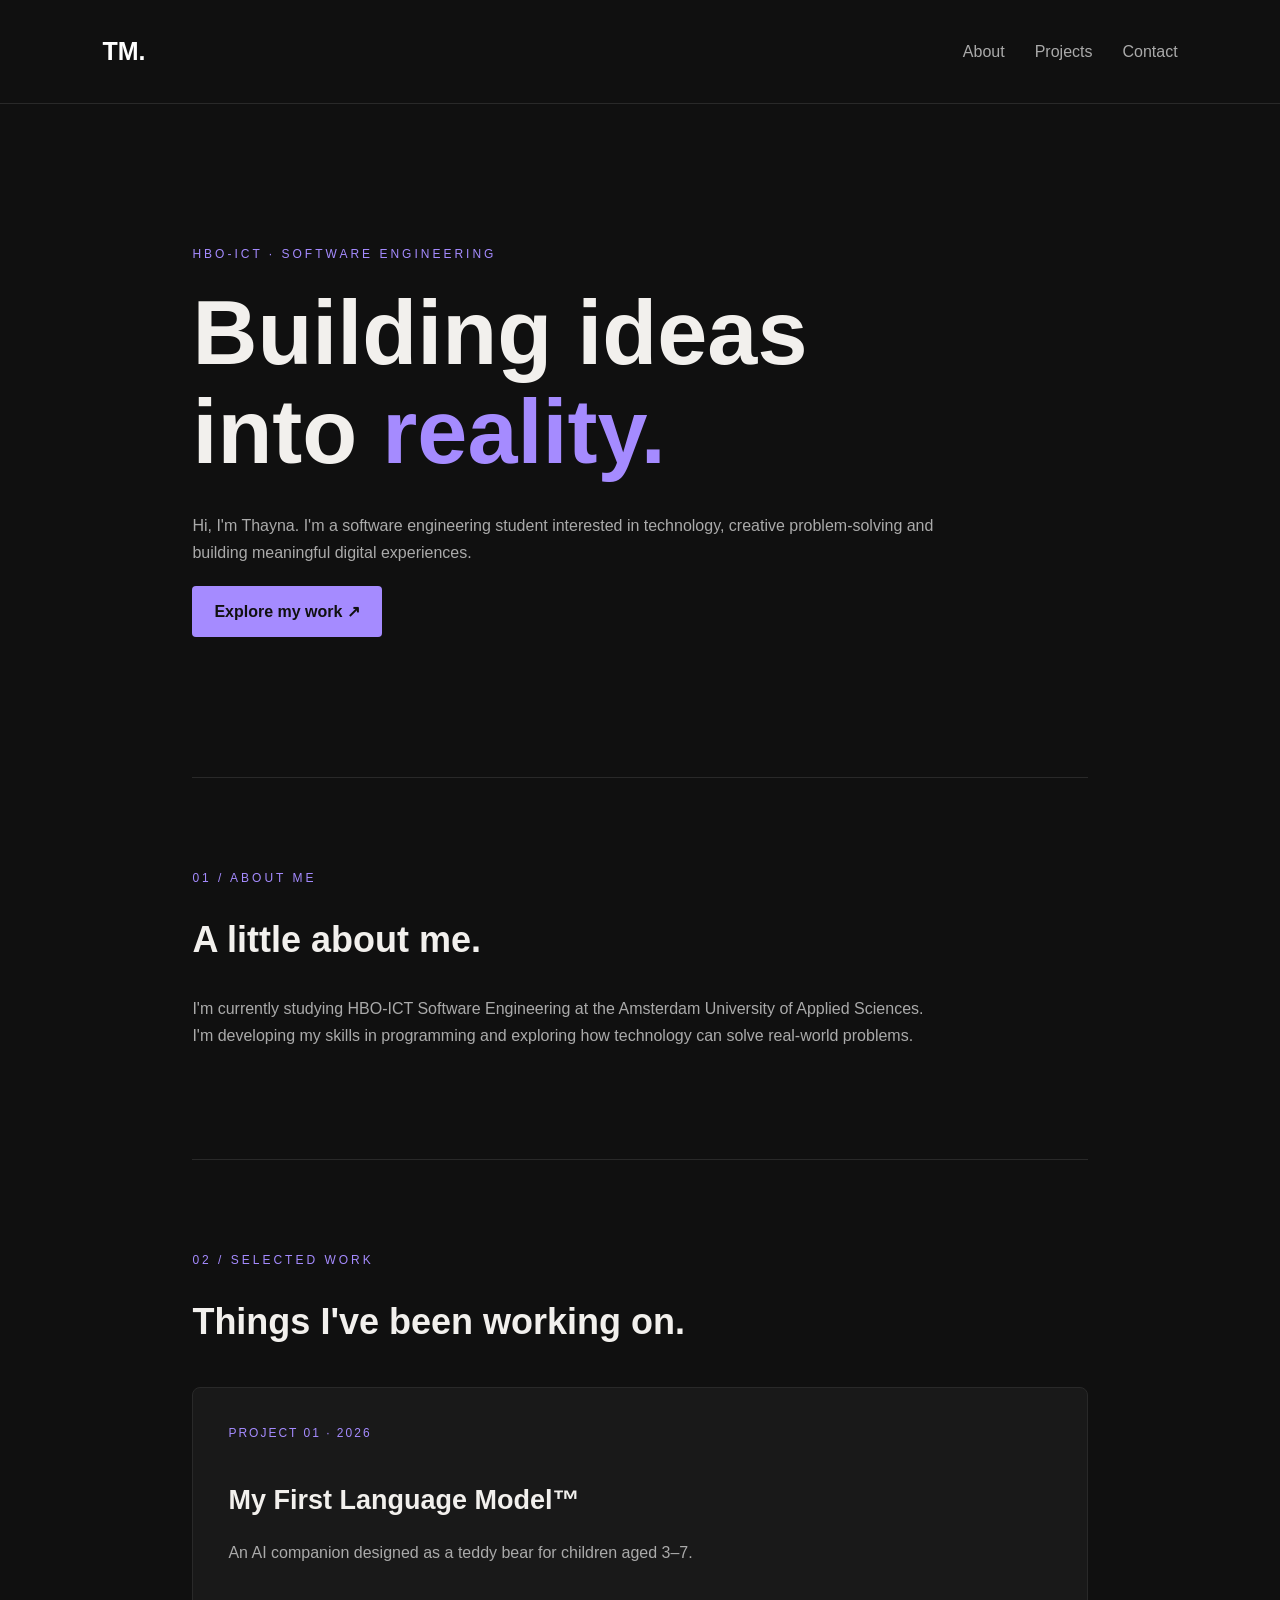
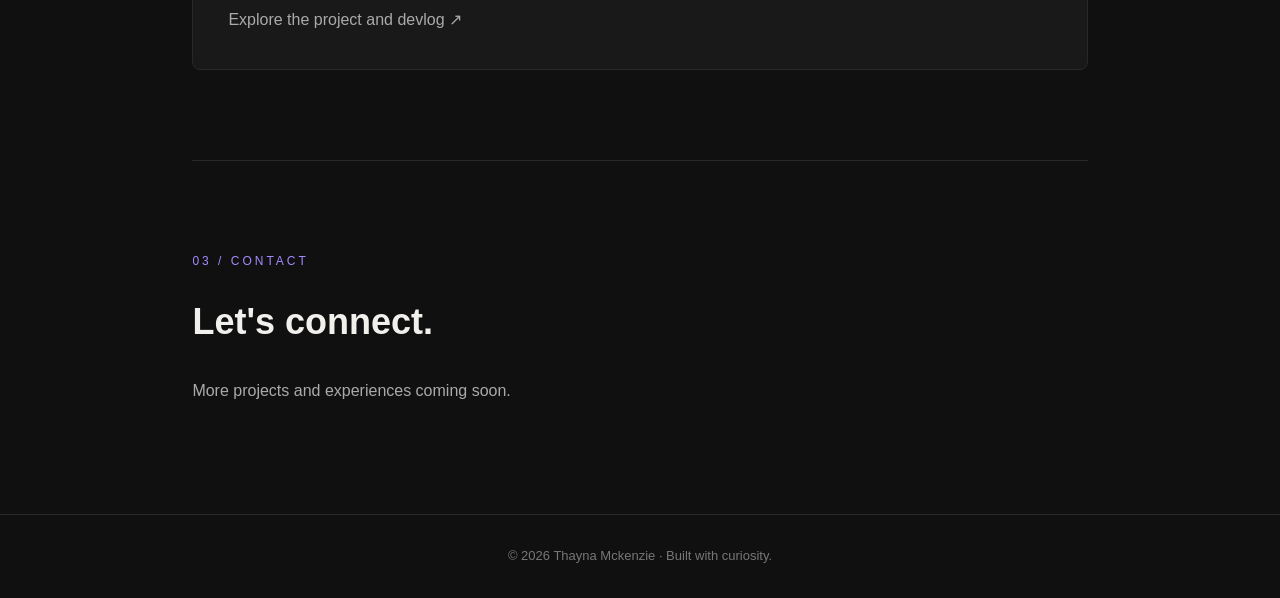
<file: index.html>
<!DOCTYPE html>
<html lang="en">
<head>
    <meta charset="UTF-8">
    <meta name="viewport" content="width=device-width, initial-scale=1.0">
    <title>Thayna Mckenzie | Developer Portfolio</title>
    <link rel="stylesheet" href="style.css">
</head>
<body>

    <header>
        <a href="#" class="logo">TM.</a>
        <nav>
            <a href="#about">About</a>
            <a href="#projects">Projects</a>
            <a href="#contact">Contact</a>
        </nav>
    </header>

    <main>
        <section class="hero">
            <p class="eyebrow">HBO-ICT · SOFTWARE ENGINEERING</p>
            <h1>Building ideas<br>into <span>reality.</span></h1>
            <p class="intro">
                Hi, I'm Thayna. I'm a software engineering student
                interested in technology, creative problem-solving
                and building meaningful digital experiences.
            </p>
            <a href="#projects" class="button">Explore my work ↗</a>
        </section>

        <section id="about">
            <p class="eyebrow">01 / ABOUT ME</p>
            <h2>A little about me.</h2>
            <p>
                I'm currently studying HBO-ICT Software Engineering
                at the Amsterdam University of Applied Sciences.
                I'm developing my skills in programming and exploring
                how technology can solve real-world problems.
            </p>
        </section>

        <section id="projects">
            <p class="eyebrow">02 / SELECTED WORK</p>
            <h2>Things I've been working on.</h2>

            <article class="project">
                <p class="project-number">PROJECT 01 · 2026</p>
                <h3>My First Language Model™</h3>
                <p>
                    An AI companion designed as a teddy bear
                    for children aged 3–7.
                </p>
                <a href="devlog.html">Explore the project and devlog ↗</a>
            </article>
        </section>

        <section id="contact">
            <p class="eyebrow">03 / CONTACT</p>
            <h2>Let's connect.</h2>
            <p>More projects and experiences coming soon.</p>
        </section>
    </main>

    <footer>
        <p>© 2026 Thayna Mckenzie · Built with curiosity.</p>
    </footer>

</body>
</html>
</file>
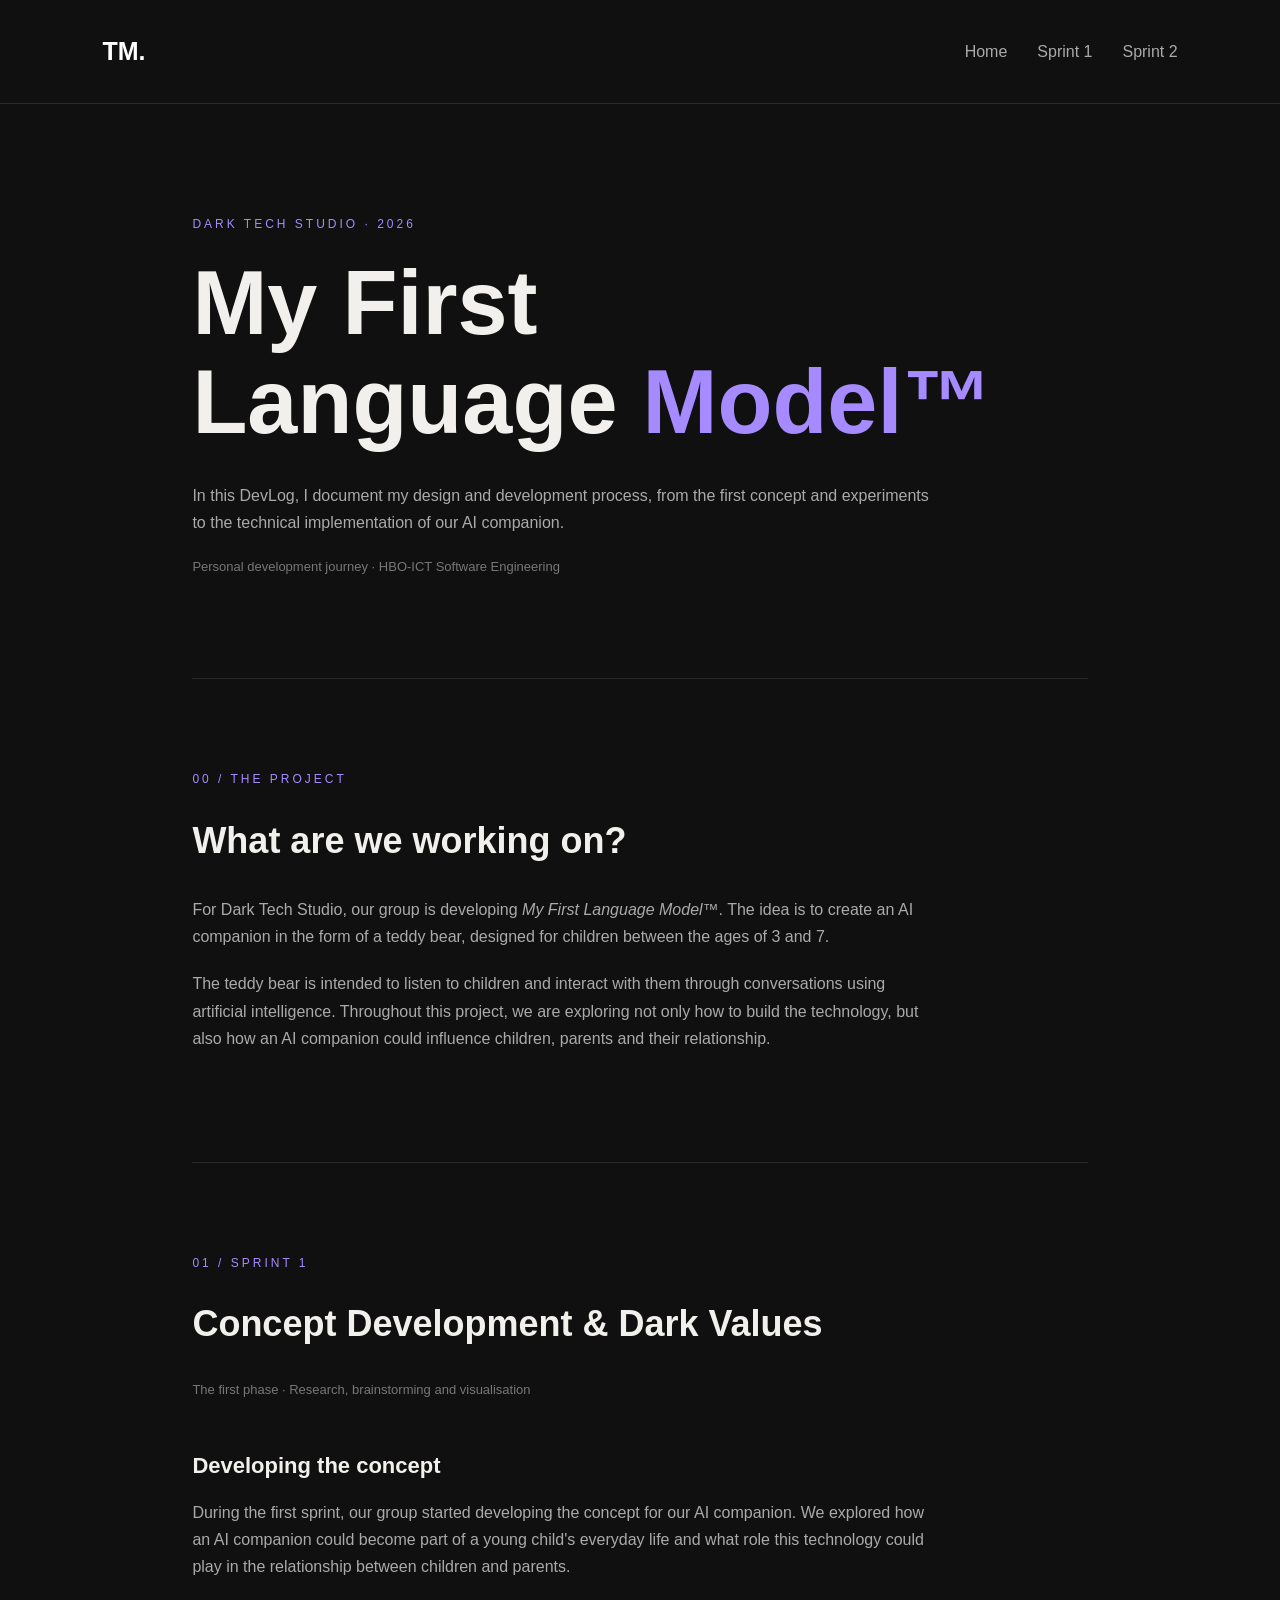
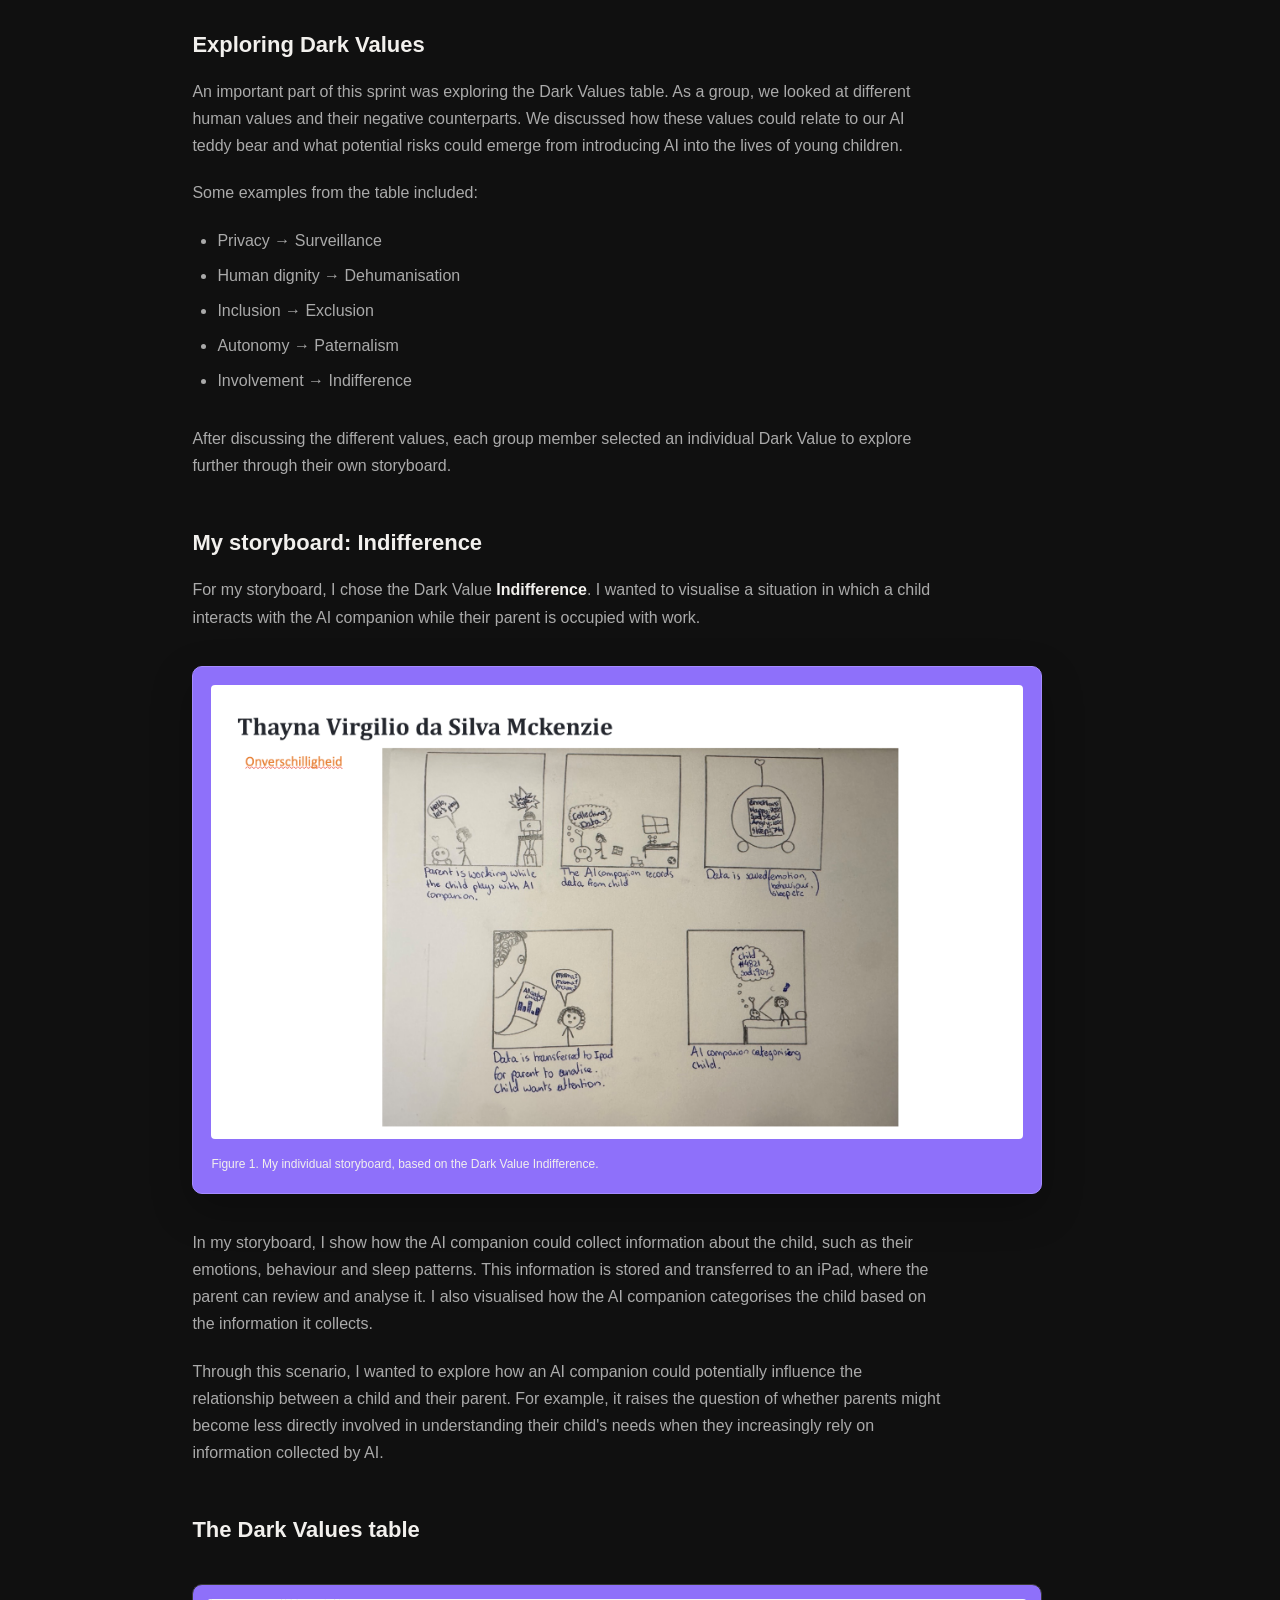
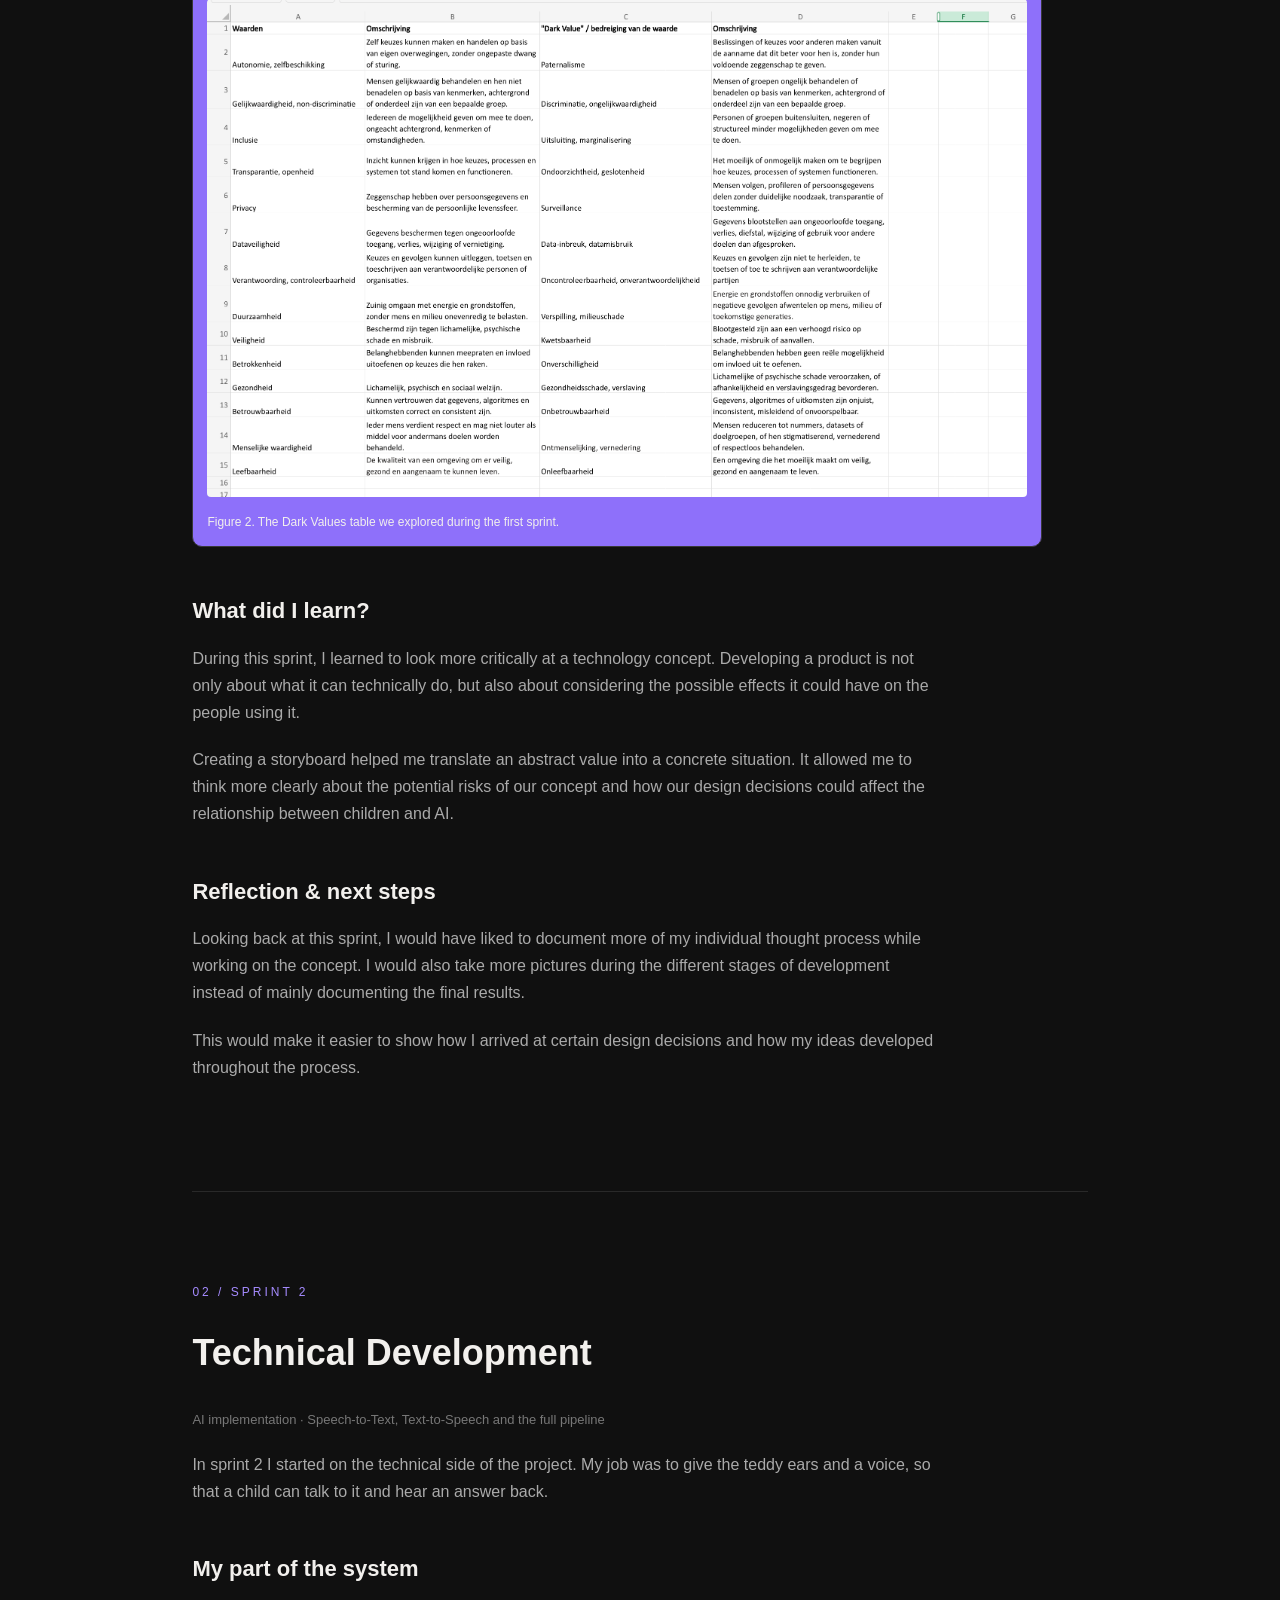
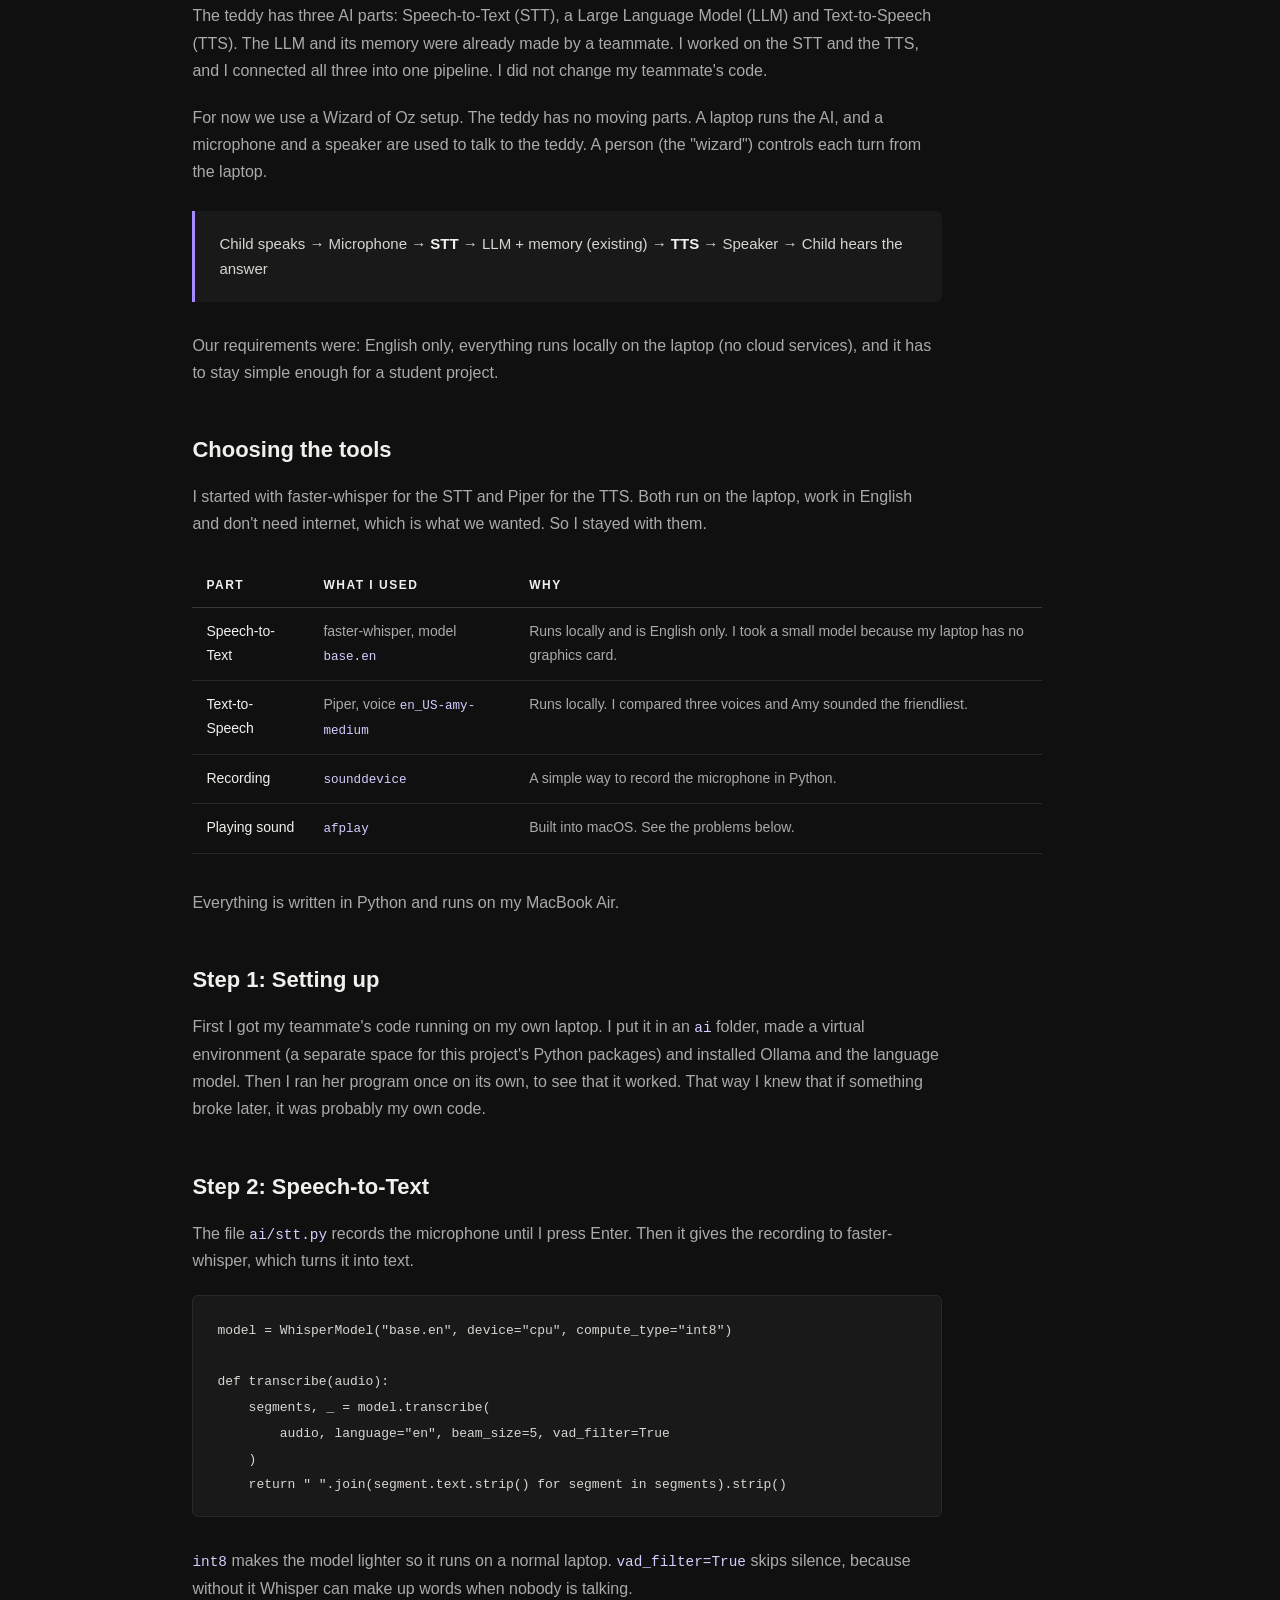
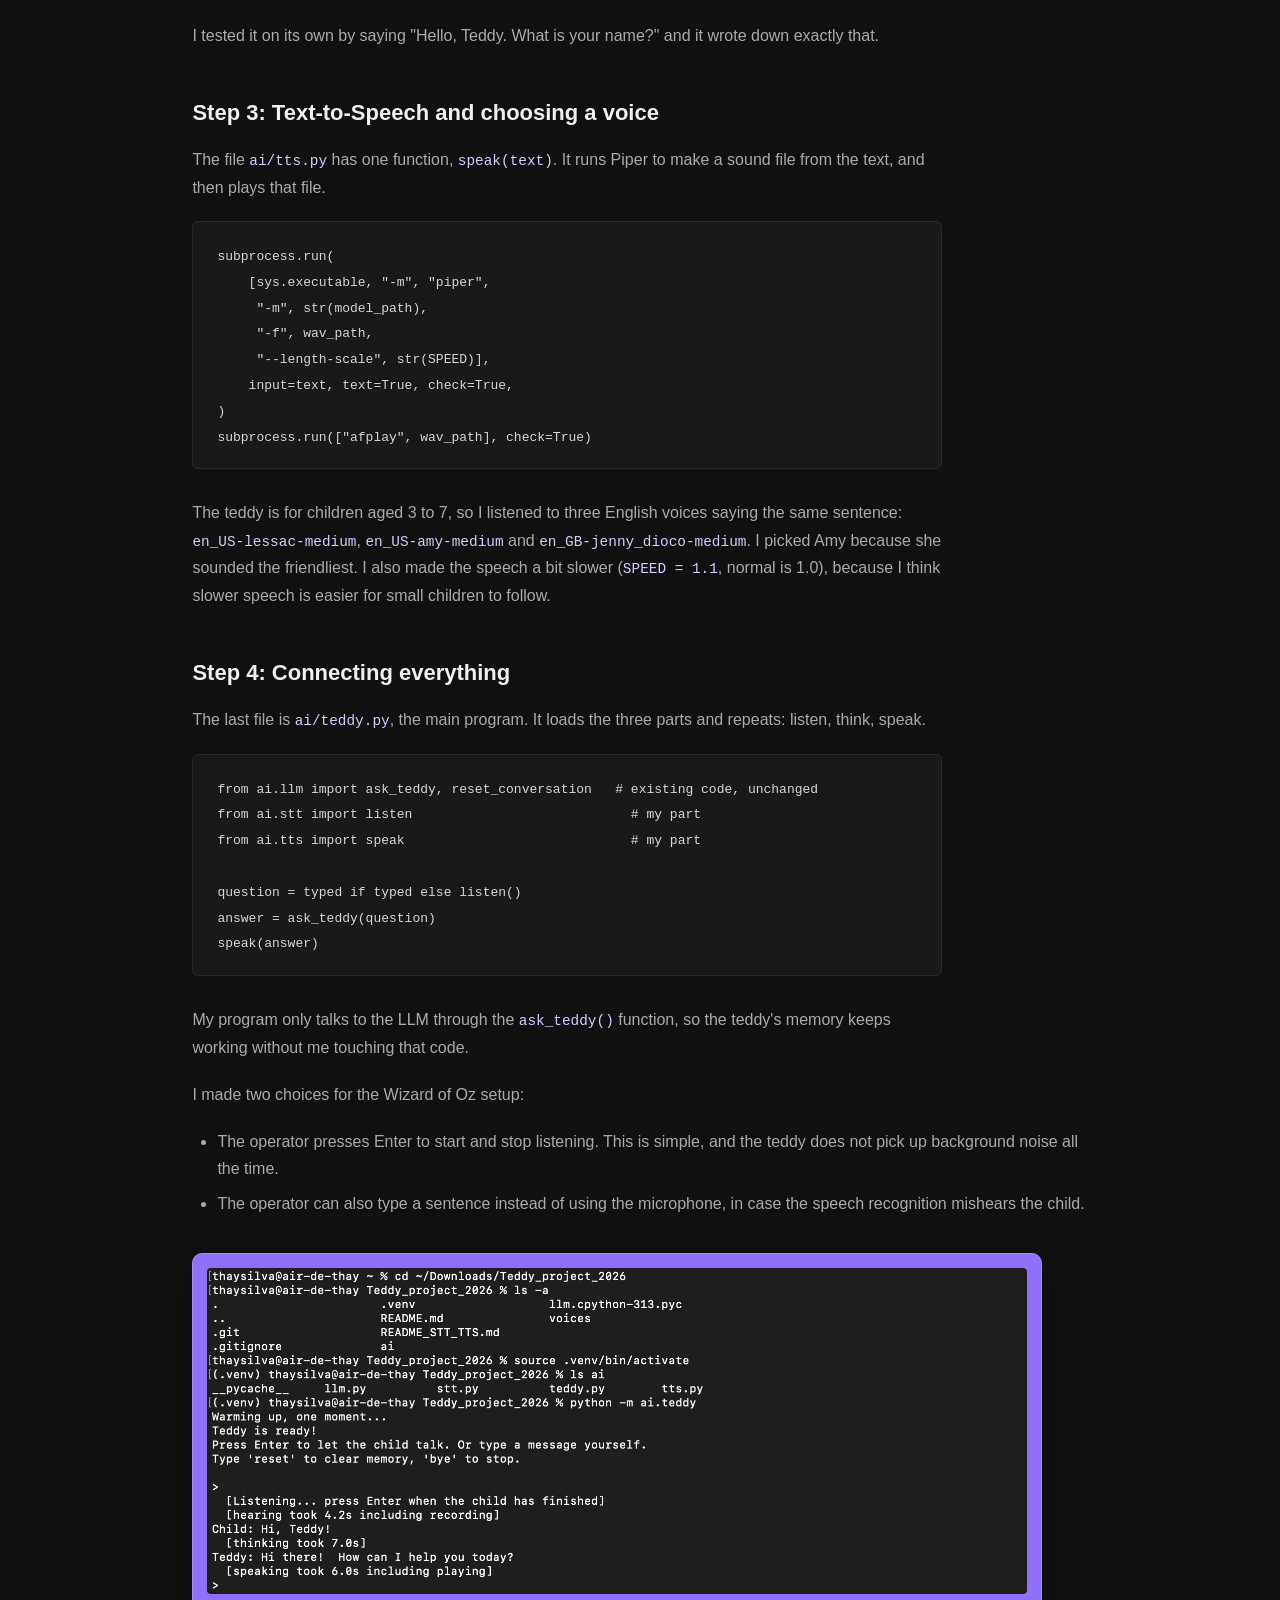
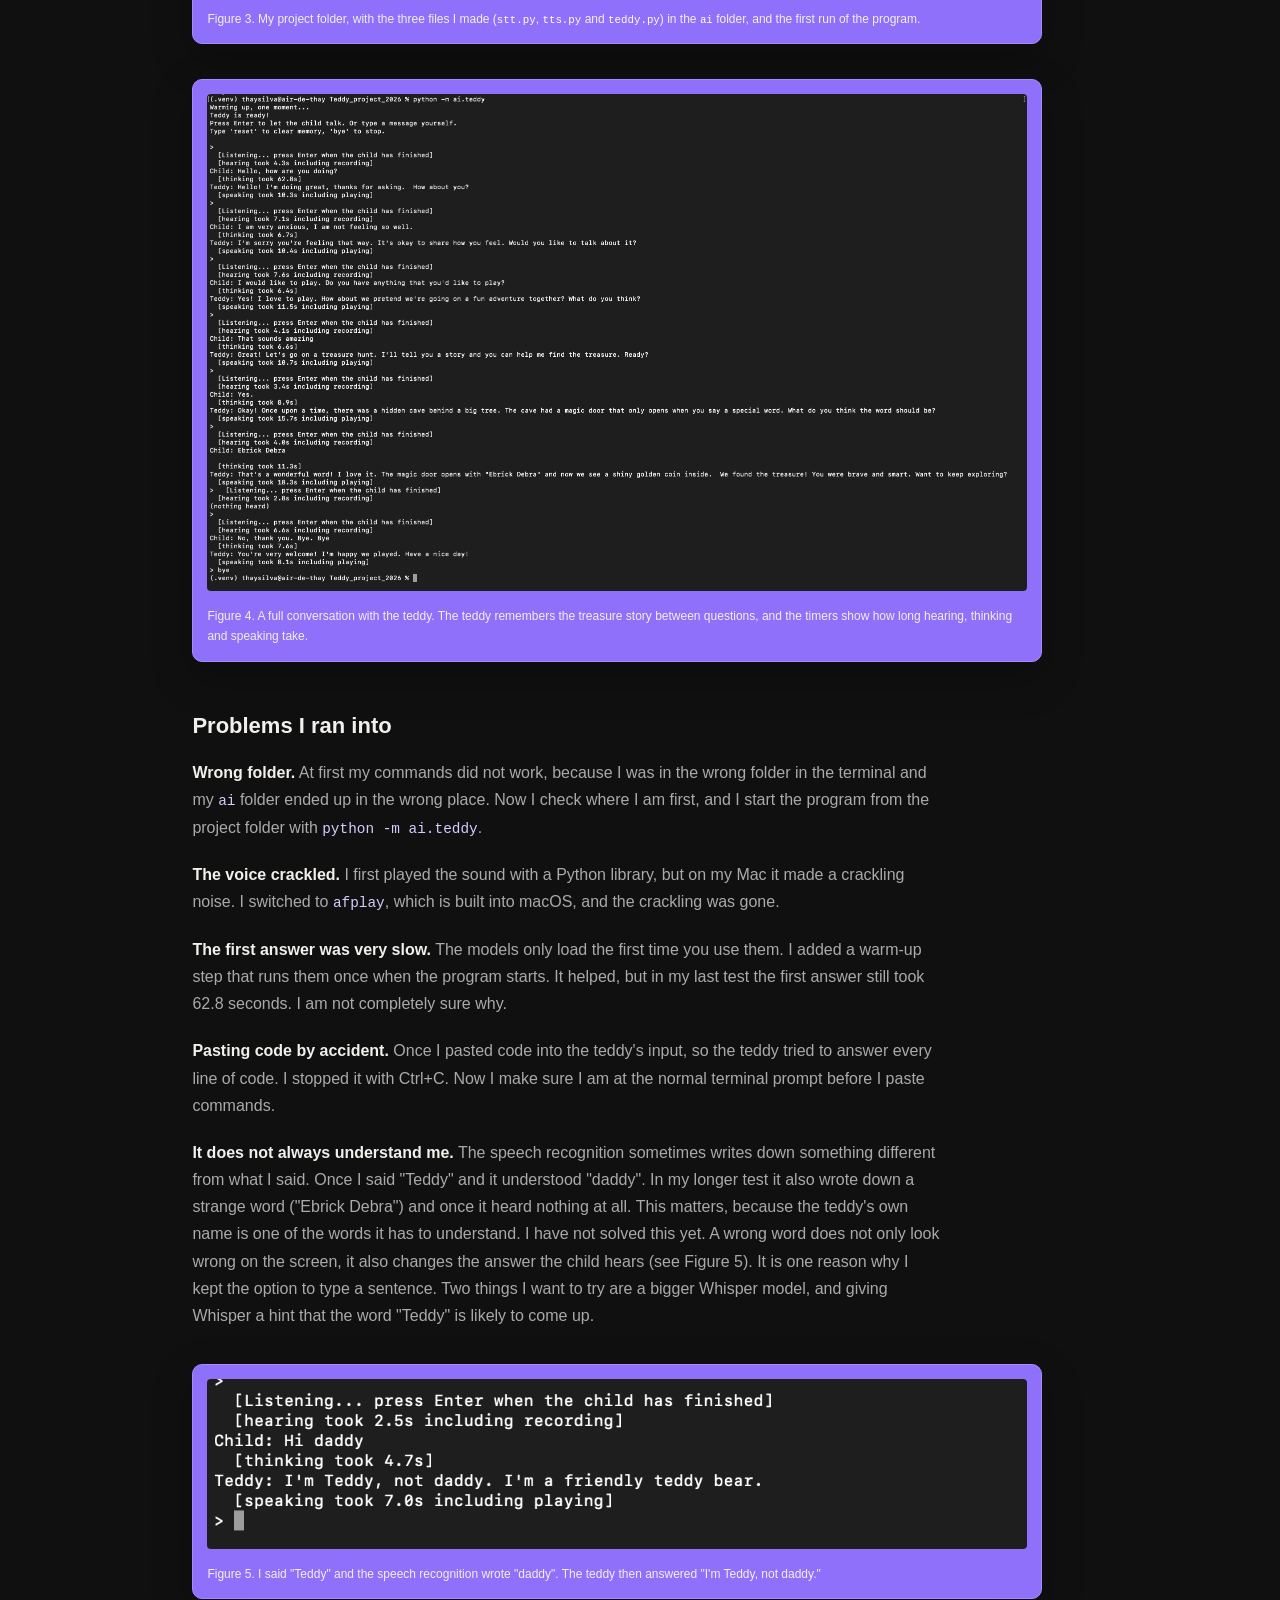
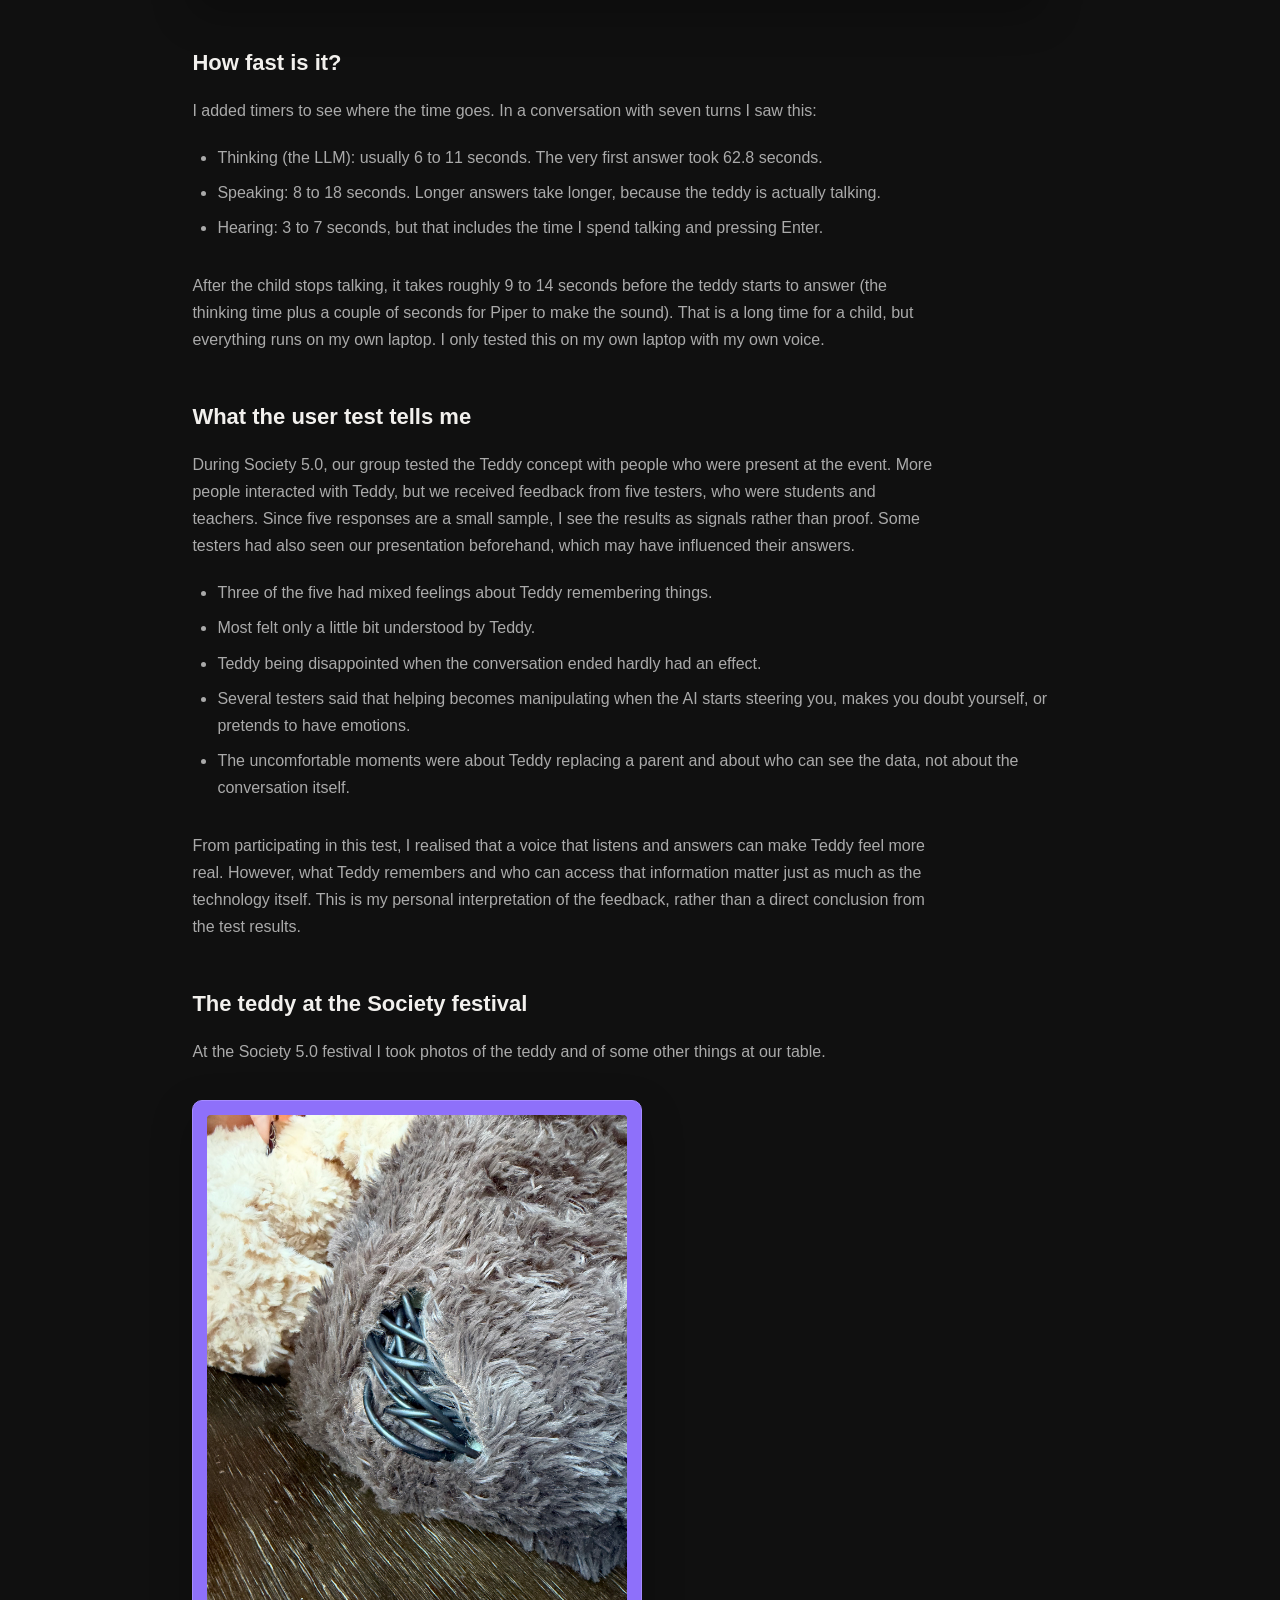
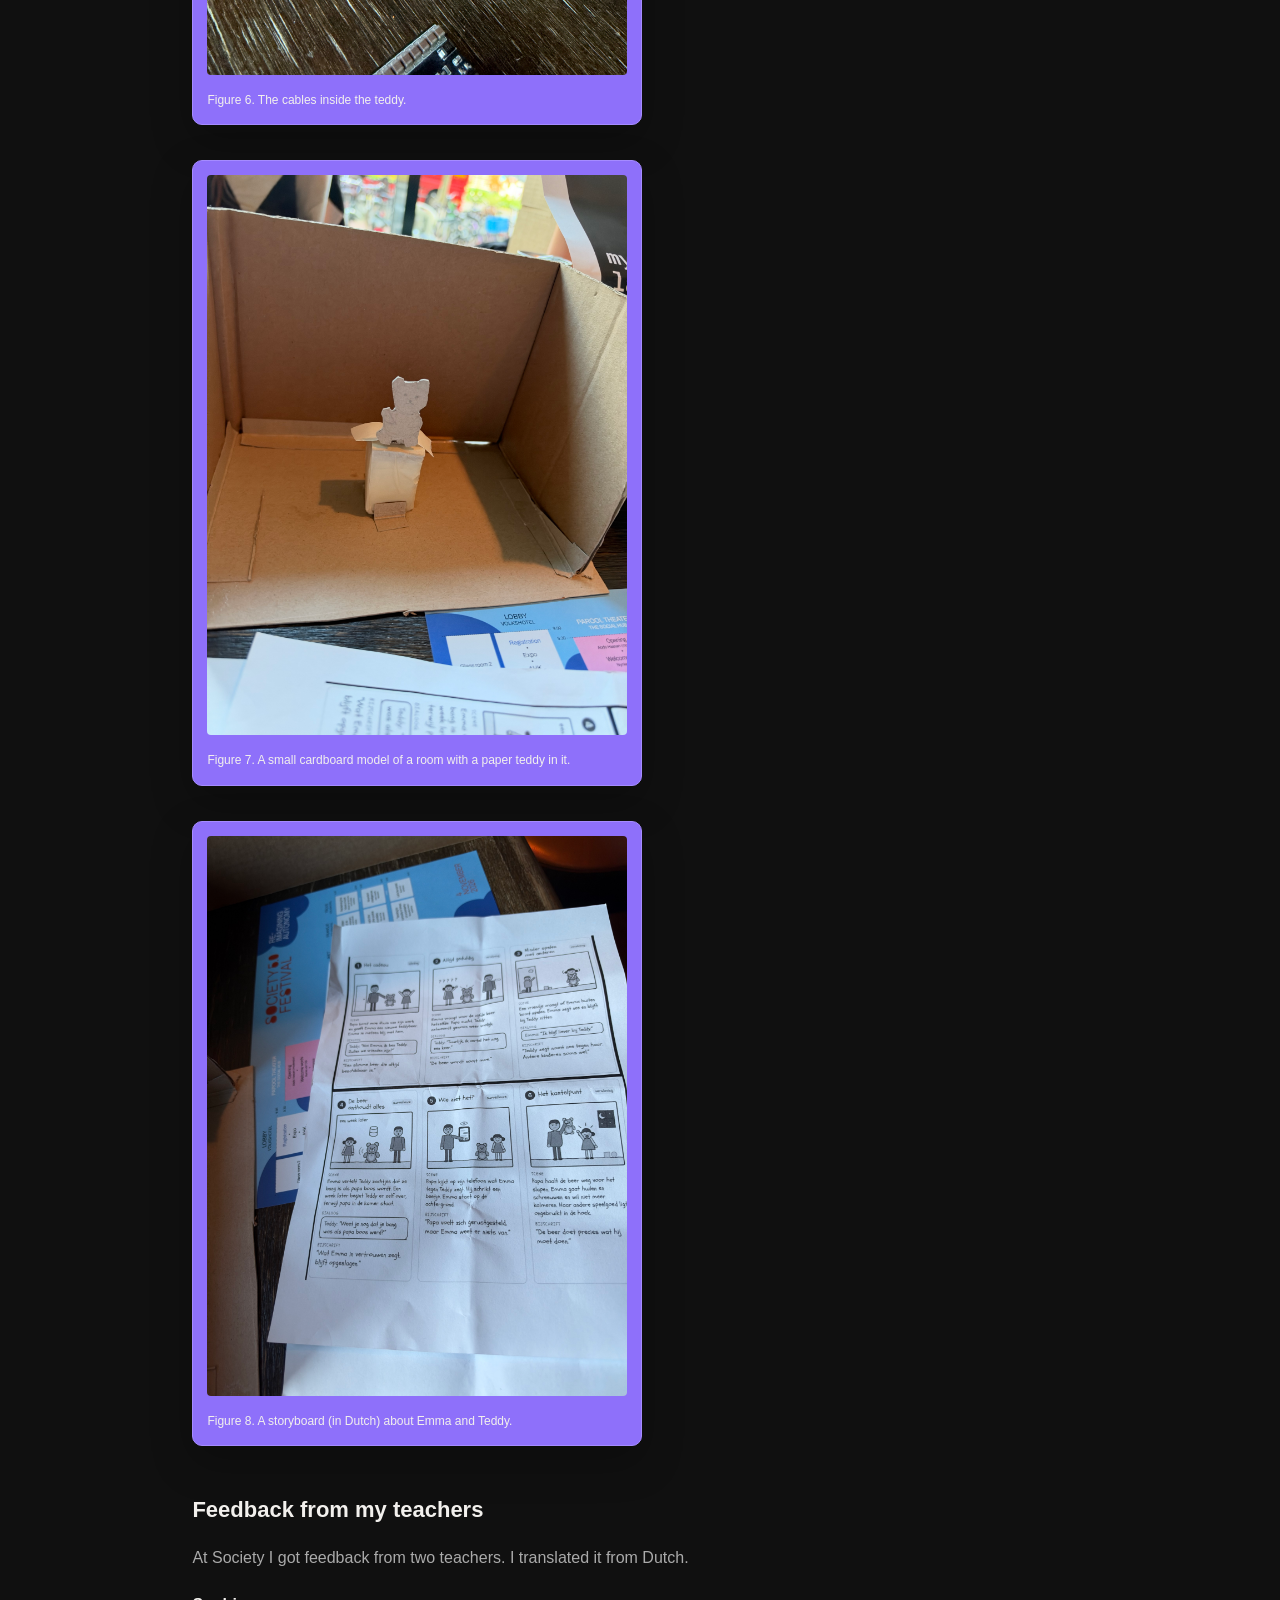
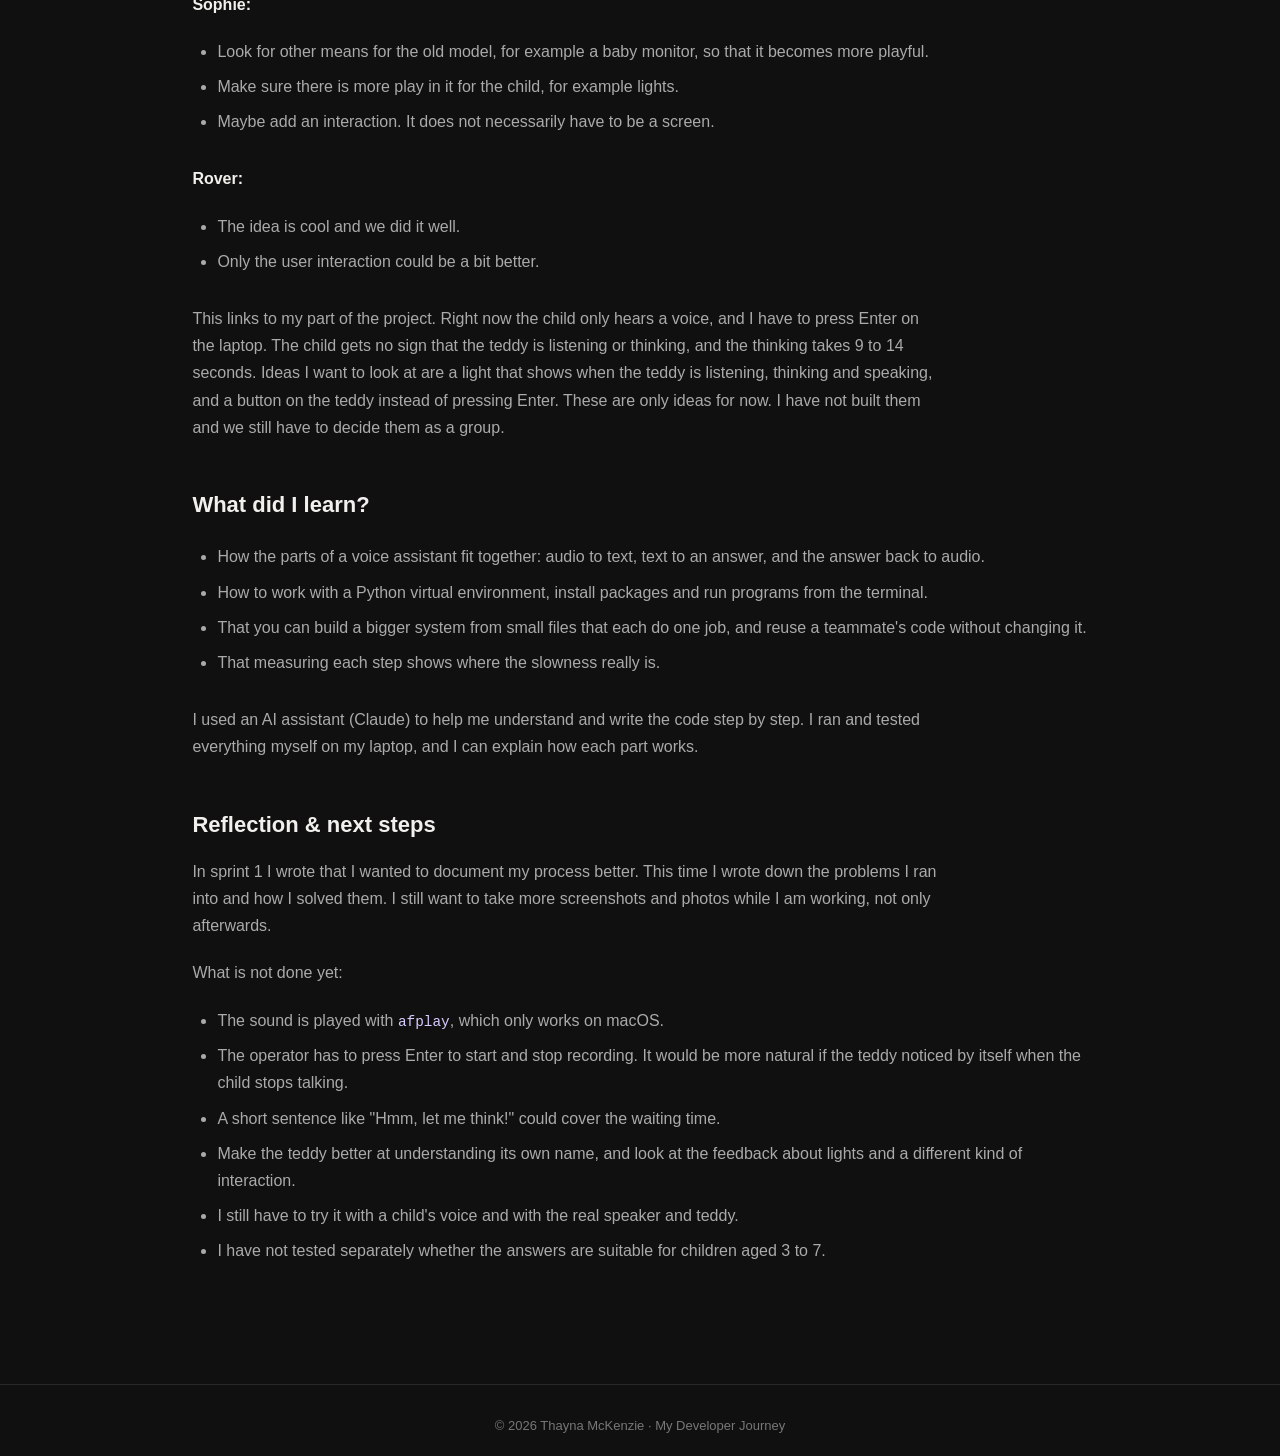
<file: devlog.html>
<!DOCTYPE html>
<html lang="en">

<head>
    <meta charset="UTF-8">
    <meta name="viewport" content="width=device-width, initial-scale=1.0">

    <title>DevLog | Thayna McKenzie</title>

    <link rel="stylesheet" href="style.css">
</head>

<body>

    <header>
        <a href="index.html" class="logo">TM.</a>

        <nav>
            <a href="index.html">Home</a>
            <a href="#sprint1">Sprint 1</a>
            <a href="#sprint2">Sprint 2</a>
        </nav>
    </header>

    <main>

        <!-- DEVLOG INTRODUCTION -->

        <section class="devlog-hero">

            <p class="eyebrow">DARK TECH STUDIO · 2026</p>

            <h1>
                My First<br>
                Language <span>Model™</span>
            </h1>

            <p class="intro">
                In this DevLog, I document my design and
                development process, from the first concept
                and experiments to the technical implementation
                of our AI companion.
            </p>

            <p class="devlog-meta">
                Personal development journey · HBO-ICT Software Engineering
            </p>

        </section>

        <!-- PROJECT INTRODUCTION -->

        <section class="devlog-section">

            <p class="eyebrow">00 / THE PROJECT</p>

            <h2>What are we working on?</h2>

            <p>
                For Dark Tech Studio, our group is developing
                <em>My First Language Model™</em>. The idea is
                to create an AI companion in the form of a
                teddy bear, designed for children between
                the ages of 3 and 7.
            </p>

            <p>
                The teddy bear is intended to listen to
                children and interact with them through
                conversations using artificial intelligence.
                Throughout this project, we are exploring
                not only how to build the technology, but
                also how an AI companion could influence
                children, parents and their relationship.
            </p>

        </section>

        <!-- SPRINT 1 -->

        <section class="devlog-section" id="sprint1">

            <p class="eyebrow">01 / SPRINT 1</p>

            <h2>Concept Development & Dark Values</h2>

            <p class="devlog-meta">
                The first phase · Research, brainstorming and visualisation
            </p>

            <h3>Developing the concept</h3>

            <p>
                During the first sprint, our group started
                developing the concept for our AI companion.
                We explored how an AI companion could become
                part of a young child's everyday life and
                what role this technology could play in
                the relationship between children and parents.
            </p>

            <h3>Exploring Dark Values</h3>

            <p>
                An important part of this sprint was
                exploring the Dark Values table. As a group,
                we looked at different human values and
                their negative counterparts.

                We discussed how these values could relate
                to our AI teddy bear and what potential
                risks could emerge from introducing AI
                into the lives of young children.
            </p>

            <p>
                Some examples from the table included:
            </p>

            <ul class="devlog-list">
                <li>Privacy → Surveillance</li>
                <li>Human dignity → Dehumanisation</li>
                <li>Inclusion → Exclusion</li>
                <li>Autonomy → Paternalism</li>
                <li>Involvement → Indifference</li>
            </ul>

            <p>
                After discussing the different values,
                each group member selected an individual
                Dark Value to explore further through
                their own storyboard.
            </p>

            <h3>My storyboard: Indifference</h3>

            <p>
                For my storyboard, I chose the Dark Value
                <strong>Indifference</strong>. I wanted to
                visualise a situation in which a child
                interacts with the AI companion while
                their parent is occupied with work.
            </p>

            <figure class="devlog-image storyboard-image">

                <img src="images/Storyboard-sprint1.png" alt="My hand-drawn storyboard">

                <figcaption>
                    Figure 1. My individual storyboard,
                    based on the Dark Value Indifference.
                </figcaption>

            </figure>

            <p>
                In my storyboard, I show how the AI companion
                could collect information about the child,
                such as their emotions, behaviour and sleep
                patterns. This information is stored and
                transferred to an iPad, where the parent
                can review and analyse it.

                I also visualised how the AI companion
                categorises the child based on the
                information it collects.
            </p>

            <p>
                Through this scenario, I wanted to explore
                how an AI companion could potentially
                influence the relationship between a child
                and their parent.

                For example, it raises the question of
                whether parents might become less directly
                involved in understanding their child's
                needs when they increasingly rely on
                information collected by AI.
            </p>

            <h3>The Dark Values table</h3>

            <figure class="devlog-image table-image">

                <img src="images/Darkvaluestable-sprint1.png" alt="Dark Values table">

                <figcaption>
                    Figure 2. The Dark Values table we
                    explored during the first sprint.
                </figcaption>

            </figure>

            <h3>What did I learn?</h3>

            <p>
                During this sprint, I learned to look
                more critically at a technology concept.
                Developing a product is not only about
                what it can technically do, but also
                about considering the possible effects
                it could have on the people using it.
            </p>

            <p>
                Creating a storyboard helped me translate
                an abstract value into a concrete situation.
                It allowed me to think more clearly about
                the potential risks of our concept and
                how our design decisions could affect
                the relationship between children and AI.
            </p>

            <h3>Reflection & next steps</h3>

            <p>
                Looking back at this sprint, I would have
                liked to document more of my individual
                thought process while working on the concept.
                I would also take more pictures during the
                different stages of development instead
                of mainly documenting the final results.
            </p>

            <p>
                This would make it easier to show how
                I arrived at certain design decisions
                and how my ideas developed throughout
                the process.
            </p>

        </section>

        <!-- SPRINT 2 -->

        <section class="devlog-section" id="sprint2">

            <p class="eyebrow">02 / SPRINT 2</p>

            <h2>Technical Development</h2>

            <p class="devlog-meta">
                AI implementation · Speech-to-Text, Text-to-Speech and the full pipeline
            </p>

            <p>
                In sprint 2 I started on the technical side of
                the project. My job was to give the teddy ears and
                a voice, so that a child can talk to it and hear
                an answer back.
            </p>

            <h3>My part of the system</h3>

            <p>
                The teddy has three AI parts: Speech-to-Text (STT),
                a Large Language Model (LLM) and Text-to-Speech (TTS).
                The LLM and its memory were already made by a teammate.
                I worked on the STT and the TTS, and I connected all
                three into one pipeline. I did not change my
                teammate's code.
            </p>

            <p>
                For now we use a Wizard of Oz setup. The teddy has
                no moving parts. A laptop runs the AI, and a
                microphone and a speaker are used to talk to the
                teddy. A person (the "wizard") controls each turn
                from the laptop.
            </p>

            <div class="devlog-flow">
                Child speaks → Microphone → <strong>STT</strong> →
                LLM + memory (existing) → <strong>TTS</strong> →
                Speaker → Child hears the answer
            </div>

            <p>
                Our requirements were: English only, everything runs
                locally on the laptop (no cloud services), and it has
                to stay simple enough for a student project.
            </p>

            <h3>Choosing the tools</h3>

            <p>
                I started with faster-whisper for the STT and Piper
                for the TTS. Both run on the laptop, work in English
                and don't need internet, which is what we wanted.
                So I stayed with them.
            </p>

            <div class="devlog-table-wrap">
                <table class="devlog-table">
                    <thead>
                        <tr>
                            <th>Part</th>
                            <th>What I used</th>
                            <th>Why</th>
                        </tr>
                    </thead>
                    <tbody>
                        <tr>
                            <td>Speech-to-Text</td>
                            <td>faster-whisper, model <code>base.en</code></td>
                            <td>Runs locally and is English only. I took a small model because my laptop has no graphics card.</td>
                        </tr>
                        <tr>
                            <td>Text-to-Speech</td>
                            <td>Piper, voice <code>en_US-amy-medium</code></td>
                            <td>Runs locally. I compared three voices and Amy sounded the friendliest.</td>
                        </tr>
                        <tr>
                            <td>Recording</td>
                            <td><code>sounddevice</code></td>
                            <td>A simple way to record the microphone in Python.</td>
                        </tr>
                        <tr>
                            <td>Playing sound</td>
                            <td><code>afplay</code></td>
                            <td>Built into macOS. See the problems below.</td>
                        </tr>
                    </tbody>
                </table>
            </div>

            <p>
                Everything is written in Python and runs on my
                MacBook Air.
            </p>

            <h3>Step 1: Setting up</h3>

            <p>
                First I got my teammate's code running on my own
                laptop. I put it in an <code>ai</code> folder, made
                a virtual environment (a separate space for this
                project's Python packages) and installed Ollama and
                the language model. Then I ran her program once on
                its own, to see that it worked. That way I knew that
                if something broke later, it was probably my own code.
            </p>

            <h3>Step 2: Speech-to-Text</h3>

            <p>
                The file <code>ai/stt.py</code> records the
                microphone until I press Enter. Then it gives the
                recording to faster-whisper, which turns it into text.
            </p>

            <div class="devlog-code"><code>model = WhisperModel("base.en", device="cpu", compute_type="int8")

def transcribe(audio):
    segments, _ = model.transcribe(
        audio, language="en", beam_size=5, vad_filter=True
    )
    return " ".join(segment.text.strip() for segment in segments).strip()</code></div>

            <p>
                <code>int8</code> makes the model lighter so it runs
                on a normal laptop. <code>vad_filter=True</code> skips
                silence, because without it Whisper can make up words
                when nobody is talking.
            </p>

            <p>
                I tested it on its own by saying "Hello, Teddy. What
                is your name?" and it wrote down exactly that.
            </p>

            <h3>Step 3: Text-to-Speech and choosing a voice</h3>

            <p>
                The file <code>ai/tts.py</code> has one function,
                <code>speak(text)</code>. It runs Piper to make a
                sound file from the text, and then plays that file.
            </p>

            <div class="devlog-code"><code>subprocess.run(
    [sys.executable, "-m", "piper",
     "-m", str(model_path),
     "-f", wav_path,
     "--length-scale", str(SPEED)],
    input=text, text=True, check=True,
)
subprocess.run(["afplay", wav_path], check=True)</code></div>

            <p>
                The teddy is for children aged 3 to 7, so I listened
                to three English voices saying the same sentence:
                <code>en_US-lessac-medium</code>,
                <code>en_US-amy-medium</code> and
                <code>en_GB-jenny_dioco-medium</code>.
                I picked Amy because she sounded the friendliest.
                I also made the speech a bit slower
                (<code>SPEED = 1.1</code>, normal is 1.0), because
                I think slower speech is easier for small children
                to follow.
            </p>

            <h3>Step 4: Connecting everything</h3>

            <p>
                The last file is <code>ai/teddy.py</code>, the main
                program. It loads the three parts and repeats:
                listen, think, speak.
            </p>

            <div class="devlog-code"><code>from ai.llm import ask_teddy, reset_conversation   # existing code, unchanged
from ai.stt import listen                            # my part
from ai.tts import speak                             # my part

question = typed if typed else listen()
answer = ask_teddy(question)
speak(answer)</code></div>

            <p>
                My program only talks to the LLM through the
                <code>ask_teddy()</code> function, so the teddy's
                memory keeps working without me touching that code.
            </p>

            <p>
                I made two choices for the Wizard of Oz setup:
            </p>

            <ul class="devlog-list">
                <li>The operator presses Enter to start and stop listening. This is simple, and the teddy does not pick up background noise all the time.</li>
                <li>The operator can also type a sentence instead of using the microphone, in case the speech recognition mishears the child.</li>
            </ul>

            <figure class="devlog-image devlog-image-shot">

                <img src="images/Sprint2-first-run.png" alt="Terminal showing the project folder with the ai folder and the first run of the teddy">

                <figcaption>
                    Figure 3. My project folder, with the three files I
                    made (<code>stt.py</code>, <code>tts.py</code> and
                    <code>teddy.py</code>) in the <code>ai</code> folder,
                    and the first run of the program.
                </figcaption>

            </figure>

            <figure class="devlog-image devlog-image-shot">

                <img src="images/Sprint2-full-conversation.png" alt="Terminal showing a conversation between a child and the teddy, with timings">

                <figcaption>
                    Figure 4. A full conversation with the teddy. The teddy
                    remembers the treasure story between questions, and the
                    timers show how long hearing, thinking and speaking take.
                </figcaption>

            </figure>

            <h3>Problems I ran into</h3>

            <p>
                <strong>Wrong folder.</strong> At first my commands
                did not work, because I was in the wrong folder in
                the terminal and my <code>ai</code> folder ended up
                in the wrong place. Now I check where I am first, and
                I start the program from the project folder with
                <code>python -m ai.teddy</code>.
            </p>

            <p>
                <strong>The voice crackled.</strong> I first played
                the sound with a Python library, but on my Mac it
                made a crackling noise. I switched to
                <code>afplay</code>, which is built into macOS, and
                the crackling was gone.
            </p>

            <p>
                <strong>The first answer was very slow.</strong> The
                models only load the first time you use them. I added
                a warm-up step that runs them once when the program
                starts. It helped, but in my last test the first answer
                still took 62.8 seconds. I am not completely sure why.
            </p>

            <p>
                <strong>Pasting code by accident.</strong> Once I
                pasted code into the teddy's input, so the teddy tried
                to answer every line of code. I stopped it with
                Ctrl+C. Now I make sure I am at the normal terminal
                prompt before I paste commands.
            </p>

            <p>
                <strong>It does not always understand me.</strong>
                The speech recognition sometimes writes down something
                different from what I said. Once I said "Teddy" and it
                understood "daddy". In my longer test it also wrote
                down a strange word ("Ebrick Debra") and once it heard
                nothing at all. This matters, because the teddy's own
                name is one of the words it has to understand. I have
                not solved this yet. A wrong word does not only look
                wrong on the screen, it also changes the answer the
                child hears (see Figure 5). It is one reason why I kept the
                option to type a sentence. Two things I want to try are
                a bigger Whisper model, and giving Whisper a hint that
                the word "Teddy" is likely to come up.
            </p>

            <figure class="devlog-image devlog-image-shot">

                <img src="images/Sprint2-teddy-daddy.png" alt="Terminal where the speech recognition wrote 'Hi daddy' and the teddy answered 'I'm Teddy, not daddy'">

                <figcaption>
                    Figure 5. I said "Teddy" and the speech recognition
                    wrote "daddy". The teddy then answered "I'm Teddy,
                    not daddy."
                </figcaption>

            </figure>

            <h3>How fast is it?</h3>

            <p>
                I added timers to see where the time goes. In a
                conversation with seven turns I saw this:
            </p>

            <ul class="devlog-list">
                <li>Thinking (the LLM): usually 6 to 11 seconds. The very first answer took 62.8 seconds.</li>
                <li>Speaking: 8 to 18 seconds. Longer answers take longer, because the teddy is actually talking.</li>
                <li>Hearing: 3 to 7 seconds, but that includes the time I spend talking and pressing Enter.</li>
            </ul>

            <p>
                After the child stops talking, it takes roughly 9 to
                14 seconds before the teddy starts to answer (the
                thinking time plus a couple of seconds for Piper to
                make the sound). That is a long time for a child, but
                everything runs on my own laptop. I only tested this
                on my own laptop with my own voice.
            </p>

            
        <h3>What the user test tells me</h3>

            <p>
                During Society 5.0, our group tested the Teddy concept
                with people who were present at the event. More people
                interacted with Teddy, but we received feedback from
                five testers, who were students and teachers. Since
                five responses are a small sample, I see the results
                as signals rather than proof. Some testers had also
                seen our presentation beforehand, which may have
                influenced their answers.
            </p>

            <ul class="devlog-list">
                <li>Three of the five had mixed feelings about Teddy remembering things.</li>
                <li>Most felt only a little bit understood by Teddy.</li>
                <li>Teddy being disappointed when the conversation ended hardly had an effect.</li>
                <li>Several testers said that helping becomes manipulating when the AI starts steering you, makes you doubt yourself, or pretends to have emotions.</li>
                <li>The uncomfortable moments were about Teddy replacing a parent and about who can see the data, not about the conversation itself.</li>
            </ul>

            <p>
                From participating in this test, I realised that a voice
                that listens and answers can make Teddy feel more real.
                However, what Teddy remembers and who can access that
                information matter just as much as the technology itself.
                This is my personal interpretation of the feedback,
                rather than a direct conclusion from the test results.
            </p>


            <h3>The teddy at the Society festival</h3>

            <p>
                At the Society 5.0 festival I took photos of the
                teddy and of some other things at our table.
            </p>

            <figure class="devlog-image devlog-image-shot devlog-image-portrait">

                <img src="images/Sprint2-teddy-cable.jpeg" alt="Black cables coming out of an opening in the side of the teddy">

                <figcaption>
                    Figure 6. The cables inside the teddy.
                </figcaption>

            </figure>

            <figure class="devlog-image devlog-image-shot devlog-image-portrait">

                <img src="images/Sprint2-cardboard-model.jpeg" alt="A small cardboard model of a room with a paper teddy standing on a box">

                <figcaption>
                    Figure 7. A small cardboard model of a room with a
                    paper teddy in it.
                </figcaption>

            </figure>

            <figure class="devlog-image devlog-image-shot devlog-image-portrait">

                <img src="images/Sprint2-storyboard-emma.jpeg" alt="A six-panel storyboard in Dutch about a girl called Emma and her teddy">

                <figcaption>
                    Figure 8. A storyboard (in Dutch) about Emma and Teddy.
                </figcaption>

            </figure>

            <h3>Feedback from my teachers</h3>

            <p>
                At Society I got feedback from two teachers. I
                translated it from Dutch.
            </p>

            <p>
                <strong>Sophie:</strong>
            </p>

            <ul class="devlog-list">
                <li>Look for other means for the old model, for example a baby monitor, so that it becomes more playful.</li>
                <li>Make sure there is more play in it for the child, for example lights.</li>
                <li>Maybe add an interaction. It does not necessarily have to be a screen.</li>
            </ul>

            <p>
                <strong>Rover:</strong>
            </p>

            <ul class="devlog-list">
                <li>The idea is cool and we did it well.</li>
                <li>Only the user interaction could be a bit better.</li>
            </ul>

            <p>
                This links to my part of the project. Right now the
                child only hears a voice, and I have to press Enter
                on the laptop. The child gets no sign that the teddy
                is listening or thinking, and the thinking takes
                9 to 14 seconds. Ideas I want to look at are a light
                that shows when the teddy is listening, thinking and
                speaking, and a button on the teddy instead of
                pressing Enter. These are only ideas for now. I have
                not built them and we still have to decide them as a
                group.
            </p>

            <h3>What did I learn?</h3>

            <ul class="devlog-list">
                <li>How the parts of a voice assistant fit together: audio to text, text to an answer, and the answer back to audio.</li>
                <li>How to work with a Python virtual environment, install packages and run programs from the terminal.</li>
                <li>That you can build a bigger system from small files that each do one job, and reuse a teammate's code without changing it.</li>
                <li>That measuring each step shows where the slowness really is.</li>
            </ul>

            <p>
                I used an AI assistant (Claude) to help me understand
                and write the code step by step. I ran and tested
                everything myself on my laptop, and I can explain how
                each part works.
            </p>

            <h3>Reflection & next steps</h3>

            <p>
                In sprint 1 I wrote that I wanted to document my
                process better. This time I wrote down the problems
                I ran into and how I solved them. I still want to take
                more screenshots and photos while I am working, not
                only afterwards.
            </p>

            <p>
                What is not done yet:
            </p>

            <ul class="devlog-list">
                <li>The sound is played with <code>afplay</code>, which only works on macOS.</li>
                <li>The operator has to press Enter to start and stop recording. It would be more natural if the teddy noticed by itself when the child stops talking.</li>
                <li>A short sentence like "Hmm, let me think!" could cover the waiting time.</li>
                <li>Make the teddy better at understanding its own name, and look at the feedback about lights and a different kind of interaction.</li>
                <li>I still have to try it with a child's voice and with the real speaker and teddy.</li>
                <li>I have not tested separately whether the answers are suitable for children aged 3 to 7.</li>
            </ul>

        </section>

    </main>

    <footer>
        <p>© 2026 Thayna McKenzie · My Developer Journey</p>
    </footer>

</body>

</html>
</file>
<file: style.css>
/* GENERAL RESET */

* {
    margin: 0;
    padding: 0;
    box-sizing: border-box;
}

html {
    scroll-behavior: smooth;
}

body {
    background: #101010;
    color: #f2f0ed;
    font-family: Arial, sans-serif;
    line-height: 1.7;
}

/* HEADER */

header {
    display: flex;
    justify-content: space-between;
    align-items: center;
    padding: 30px 8%;
    border-bottom: 1px solid #292929;
}

.logo {
    font-size: 25px;
    font-weight: bold;
    color: white;
    text-decoration: none;
}

nav {
    display: flex;
    gap: 30px;
}

nav a, .project a {
    color: #aaa;
    text-decoration: none;
}

nav a:hover, .project a:hover {
    color: white;
}

/* MAIN CONTENT */

main {
    max-width: 1100px;
    margin: auto;
    padding: 0 8%;
}

h1 {
    font-size: clamp(48px, 8vw, 90px);
    line-height: 1.1;
    margin-bottom: 30px;
}

h1 span {
    color: #a58bff;
}

h2 {
    font-size: 36px;
    margin-bottom: 25px;
}

h3 {
    font-size: 27px;
    margin: 35px 0 15px;
}

.eyebrow {
    color: #a58bff;
    font-size: 12px;
    letter-spacing: 3px;
    margin-bottom: 20px;
}

.intro {
    color: #aaa;
    max-width: 500px;
    margin-bottom: 35px;
}

section:not(.hero):not(.devlog-hero) {
    padding: 90px 0;
    border-top: 1px solid #292929;
}

section p:not(.eyebrow) {
    color: #aaa;
    max-width: 750px;
    margin-bottom: 20px;
}

/* PROJECT PAGE */

.hero {
    padding: 140px 0;
}

.button {
    display: inline-block;
    padding: 12px 22px;
    background: #a58bff;
    color: #101010;
    text-decoration: none;
    border-radius: 4px;
    font-weight: bold;
}

.project {
    margin-top: 35px;
    padding: 35px;
    background: #191919;
    border: 1px solid #292929;
    border-radius: 8px;
}

.project-number {
    color: #a58bff !important;
    font-size: 12px;
    letter-spacing: 2px;
}

.project a {
    display: inline-block;
    margin-top: 20px;
}

/* DEVLOG INTRODUCTION */

.devlog-hero {
    padding: 110px 0 80px;
}

.devlog-meta {
    color: #777 !important;
    font-size: 13px;
    margin-top: 15px;
}

/* DEVLOG SECTIONS */

.devlog-section {
    padding: 65px 0;
    border-top: 1px solid #292929;
}

.devlog-section h3 {
    font-size: 22px;
    margin: 45px 0 15px;
}

.devlog-section ul {
    margin: 20px 0 30px 25px;
    color: #aaa;
}

.devlog-section li {
    margin-bottom: 8px;
}

.devlog-section strong {
    color: #f2f0ed;
}

/* DEVLOG IMAGES - GENERAL */

.devlog-image {
    margin: 35px 0;
    max-width: 850px;
}

.devlog-image img {
    width: 100%;
    height: auto;
    display: block;
    transition: transform 0.3s ease;
}

.devlog-image figcaption {
    color: #f2f0ed;
    font-size: 12px;
    margin-top: 15px;
    line-height: 1.7;
}

/* STORYBOARD IMAGE */

.storyboard-image {
    background: #8E70FA;
    padding: 18px;
    border-radius: 10px;
    border: 1px solid #a58bff;
    box-shadow: 0 15px 40px rgba(0, 0, 0, 0.25);
}

.storyboard-image img {
    border-radius: 4px;
}

/* DARK VALUES TABLE */

.table-image {
    background: #8E70FA;
    padding: 14px;
    border: 1px solid #383838;
    border-radius: 10px;
}

.table-image img {
    border-radius: 4px;
}

/* IMAGE HOVER */

.devlog-image:hover img {
    transform: scale(1.01);
}

/* SPRINT 2: SCREENSHOTS AND PHOTOS */

.devlog-image-shot {
    background: #8E70FA;
    padding: 14px;
    border: 1px solid #a58bff;
    border-radius: 10px;
    box-shadow: 0 15px 40px rgba(0, 0, 0, 0.25);
}

.devlog-image-shot img {
    border-radius: 4px;
}

.devlog-image-shot figcaption code {
    color: #ffffff;
}

.devlog-image-portrait {
    max-width: 450px;
}

/* SPRINT 2: CODE, FLOW LINE AND TABLES */

.devlog-section code {
    font-family: "SF Mono", Menlo, Consolas, monospace;
    font-size: 0.9em;
    color: #d7cbff;
}

.devlog-code {
    max-width: 750px;
    margin: 20px 0 30px;
    padding: 20px 24px;
    background: #191919;
    border: 1px solid #292929;
    border-radius: 6px;
    overflow-x: auto;
    line-height: 1.6;
}

.devlog-code code {
    color: #d9d6d1;
    font-size: 13px;
    white-space: pre;
}

.devlog-flow {
    max-width: 750px;
    margin: 25px 0 30px;
    padding: 20px 24px;
    background: #191919;
    border-left: 3px solid #a58bff;
    border-radius: 0 6px 6px 0;
    color: #d9d6d1;
    font-size: 15px;
}

.devlog-table-wrap {
    max-width: 850px;
    margin: 25px 0 35px;
    overflow-x: auto;
}

.devlog-table {
    width: 100%;
    border-collapse: collapse;
    font-size: 14px;
}

.devlog-table th,
.devlog-table td {
    text-align: left;
    vertical-align: top;
    padding: 12px 14px;
    border-bottom: 1px solid #292929;
    color: #aaa;
}

.devlog-table th {
    color: #f2f0ed;
    font-size: 12px;
    letter-spacing: 1.5px;
    text-transform: uppercase;
    border-bottom: 1px solid #3a3a3a;
}

.devlog-table td:first-child {
    color: #f2f0ed;
}

/* FOOTER */

footer {
    border-top: 1px solid #292929;
    padding: 30px 8%;
    text-align: center;
    color: #777;
    font-size: 13px;
}

/* MOBILE */

@media (max-width: 600px) {
    header {
        padding: 20px 6%;
    }

    nav {
        gap: 14px;
        font-size: 13px;
    }

    main {
        padding: 0 6%;
    }

    .hero {
        padding: 100px 0;
    }

    .devlog-hero {
        padding: 80px 0 60px;
    }

    section:not(.hero):not(.devlog-hero) {
        padding: 55px 0;
    }

    .storyboard-image {
        padding: 10px;
    }

    .table-image {
        padding: 8px;
    }

    .devlog-image-shot {
        padding: 8px;
    }
}
</file>
